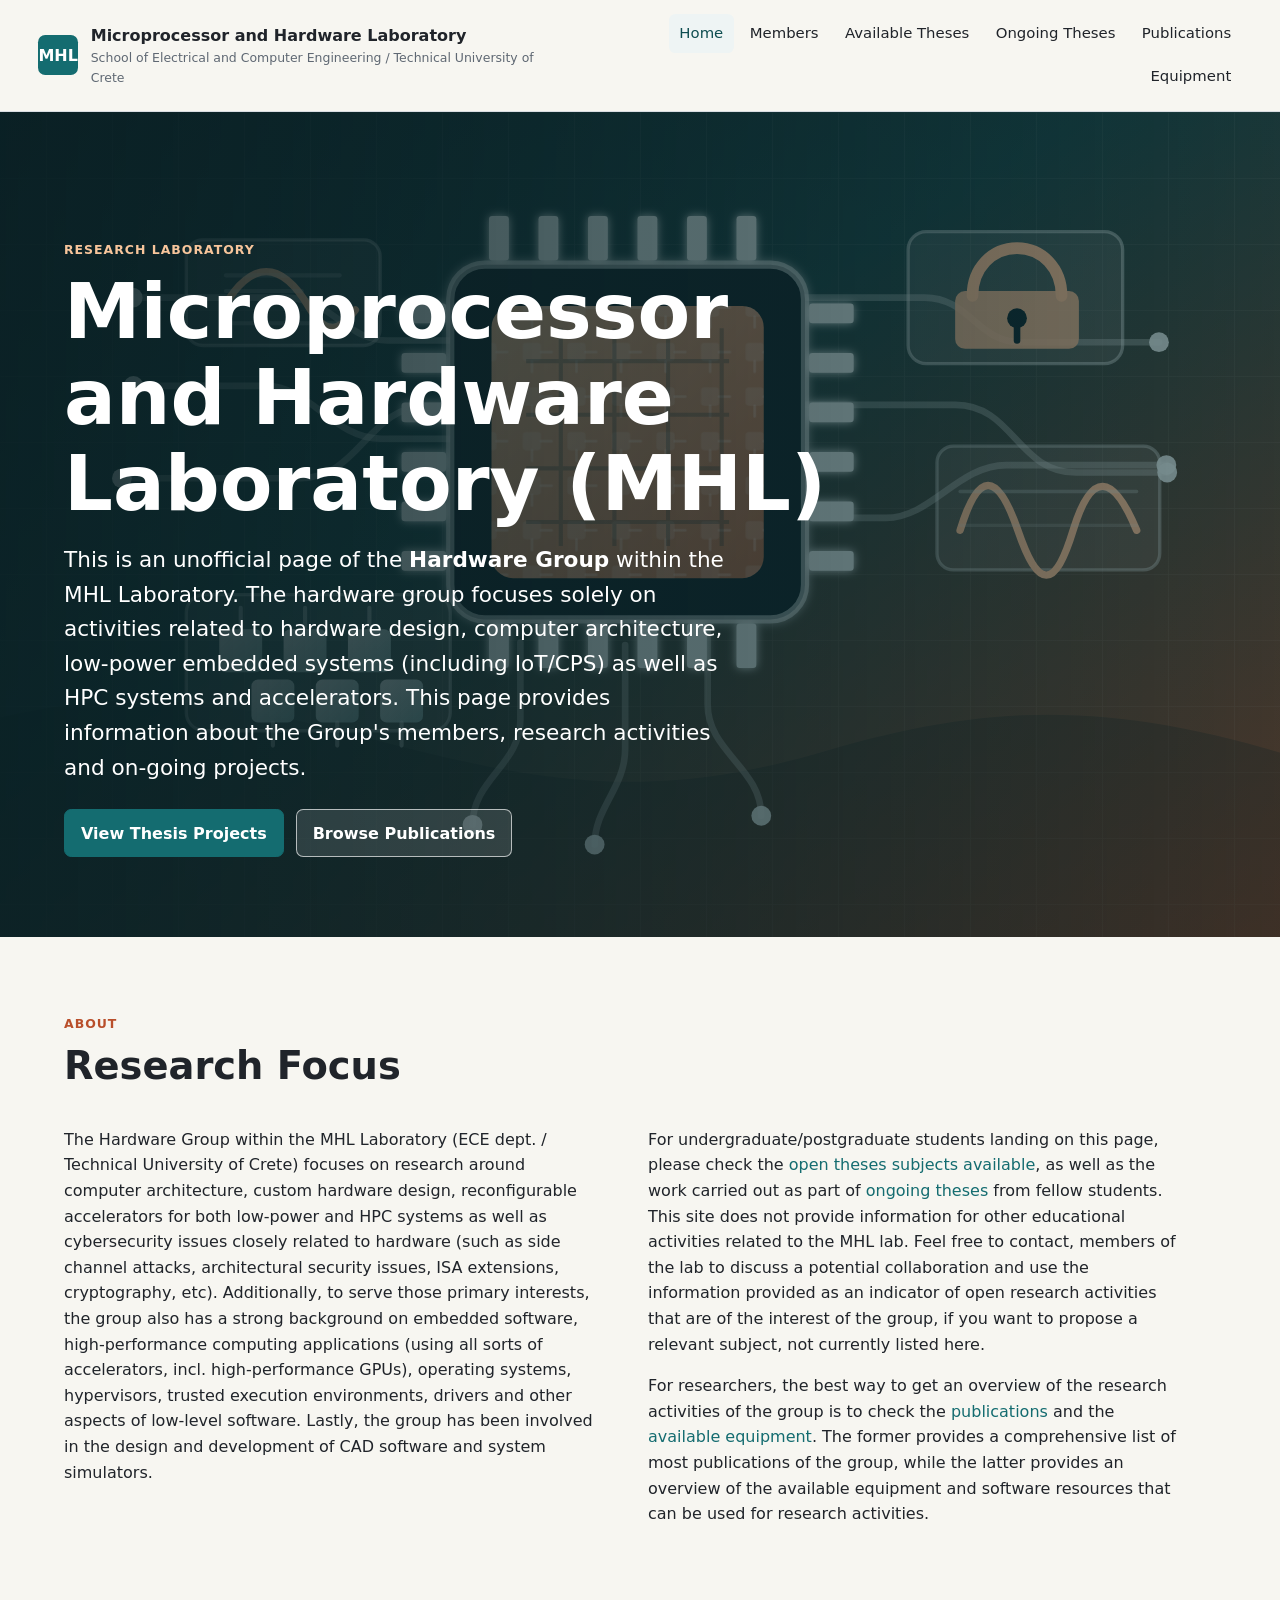
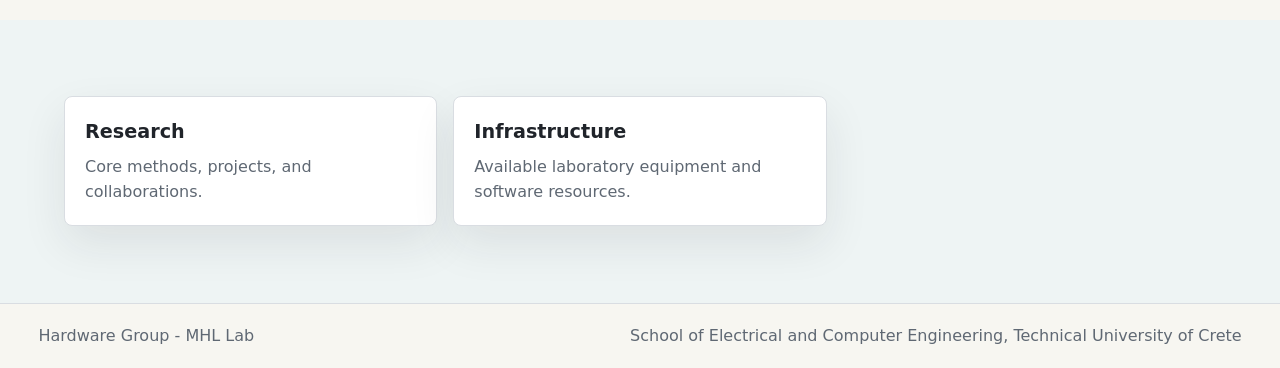
<file: index.html>
<!doctype html>
<html lang="en">
  <head>
    <meta charset="utf-8">
    <meta name="viewport" content="width=device-width, initial-scale=1">
    <title>Lab Website</title>
    <link rel="stylesheet" href="assets/styles.css">
    <script src="assets/site.js" defer></script>
  </head>
  <body>
    <header class="site-header">
      <a class="brand" href="index.html" aria-label="Lab home">
        <span class="brand-mark">MHL</span>
        <span>
          <strong>Microprocessor and Hardware Laboratory</strong>
          <small>School of Electrical and Computer Engineering / Technical University of Crete</small>
        </span>
      </a>
      <button class="nav-toggle" type="button" aria-label="Toggle navigation" aria-expanded="false">Menu</button>
      <nav class="site-nav" aria-label="Primary navigation">
        <a href="index.html">Home</a>
        <a href="members.html">Members</a>
        <a href="available-theses.html">Available Theses</a>
        <a href="ongoing-theses.html">Ongoing Theses</a>
        <a href="publications.html">Publications</a>
        <a href="equipment.html">Equipment</a>
      </nav>
    </header>

    <main>
      <section class="hero">
        <div class="hero-content">
          <p class="eyebrow">Research Laboratory</p>
          <h1>Microprocessor and Hardware Laboratory (MHL)</h1>
          <p class="lead">This is an unofficial page of the <b>Hardware Group</b> within the MHL Laboratory. The hardware group focuses solely on activities related to hardware design, computer architecture, low-power embedded systems (including IoT/CPS) as well as HPC systems and accelerators. This page provides information about the Group's members, research activities and on-going projects. </p>
          <div class="hero-actions">
            <a class="button" href="available-theses.html">View Thesis Projects</a>
            <a class="button secondary" href="publications.html">Browse Publications</a>
          </div>
        </div>
      </section>

      <section class="section">
        <div class="section-heading">
          <p class="eyebrow">About</p>
          <h2>Research Focus</h2>
        </div>
        <div class="two-column">
          <div>
          <p>The Hardware Group within the MHL Laboratory (ECE dept. / Technical University of Crete) focuses on research around computer architecture, custom hardware design, reconfigurable accelerators for both low-power and HPC systems as well as cybersecurity issues closely related to hardware (such as side channel attacks, architectural security issues, ISA extensions, cryptography, etc). Additionally, to serve those primary interests, the group also has a strong background on embedded software, high-performance computing applications (using all sorts of accelerators, incl. high-performance GPUs), operating systems, hypervisors, trusted execution environments, drivers and other aspects of low-level software. Lastly, the group has been involved in the design and development of CAD software and system simulators.</p>
          </div>
          <div>
          <p>For undergraduate/postgraduate students landing on this page, please check the <a href="available-theses.html">open theses subjects available</a>, as well as the work carried out as part of <a href="ongoing-theses.html">ongoing theses</a> from fellow students. This site does not provide information for other educational activities related to the MHL lab. Feel free to contact, members of the lab to discuss a potential collaboration and use the information provided as an indicator of open research activities that are of the interest of the group, if you want to propose a relevant subject, not currently listed here. </p>
          <p>For researchers, the best way to get an overview of the research activities of the group is to check the <a href="publications.html">publications</a> and the <a href="equipment.html">available equipment</a>. The former provides a comprehensive list of most publications of the group, while the latter provides an overview of the available equipment and software resources that can be used for research activities. </p>
          </div>  
        </div>
      </section>

      <section class="section muted">
        <div class="stat-grid">
          <article>
            <strong>Research</strong>
            <span>Core methods, projects, and collaborations.</span>
          </article>
          <!-- <article>
            <strong>Teaching</strong>
            <span>Diploma thesis projects and student supervision.</span>
          </article> -->
          <article>
            <strong>Infrastructure</strong>
            <span>Available laboratory equipment and software resources.</span>
          </article>
        </div>
      </section>
    </main>

    <footer class="site-footer">
      <span>Hardware Group - MHL Lab</span>
      <span>School of Electrical and Computer Engineering, Technical University of Crete</span>
    </footer>
  </body>
</html>
</file>
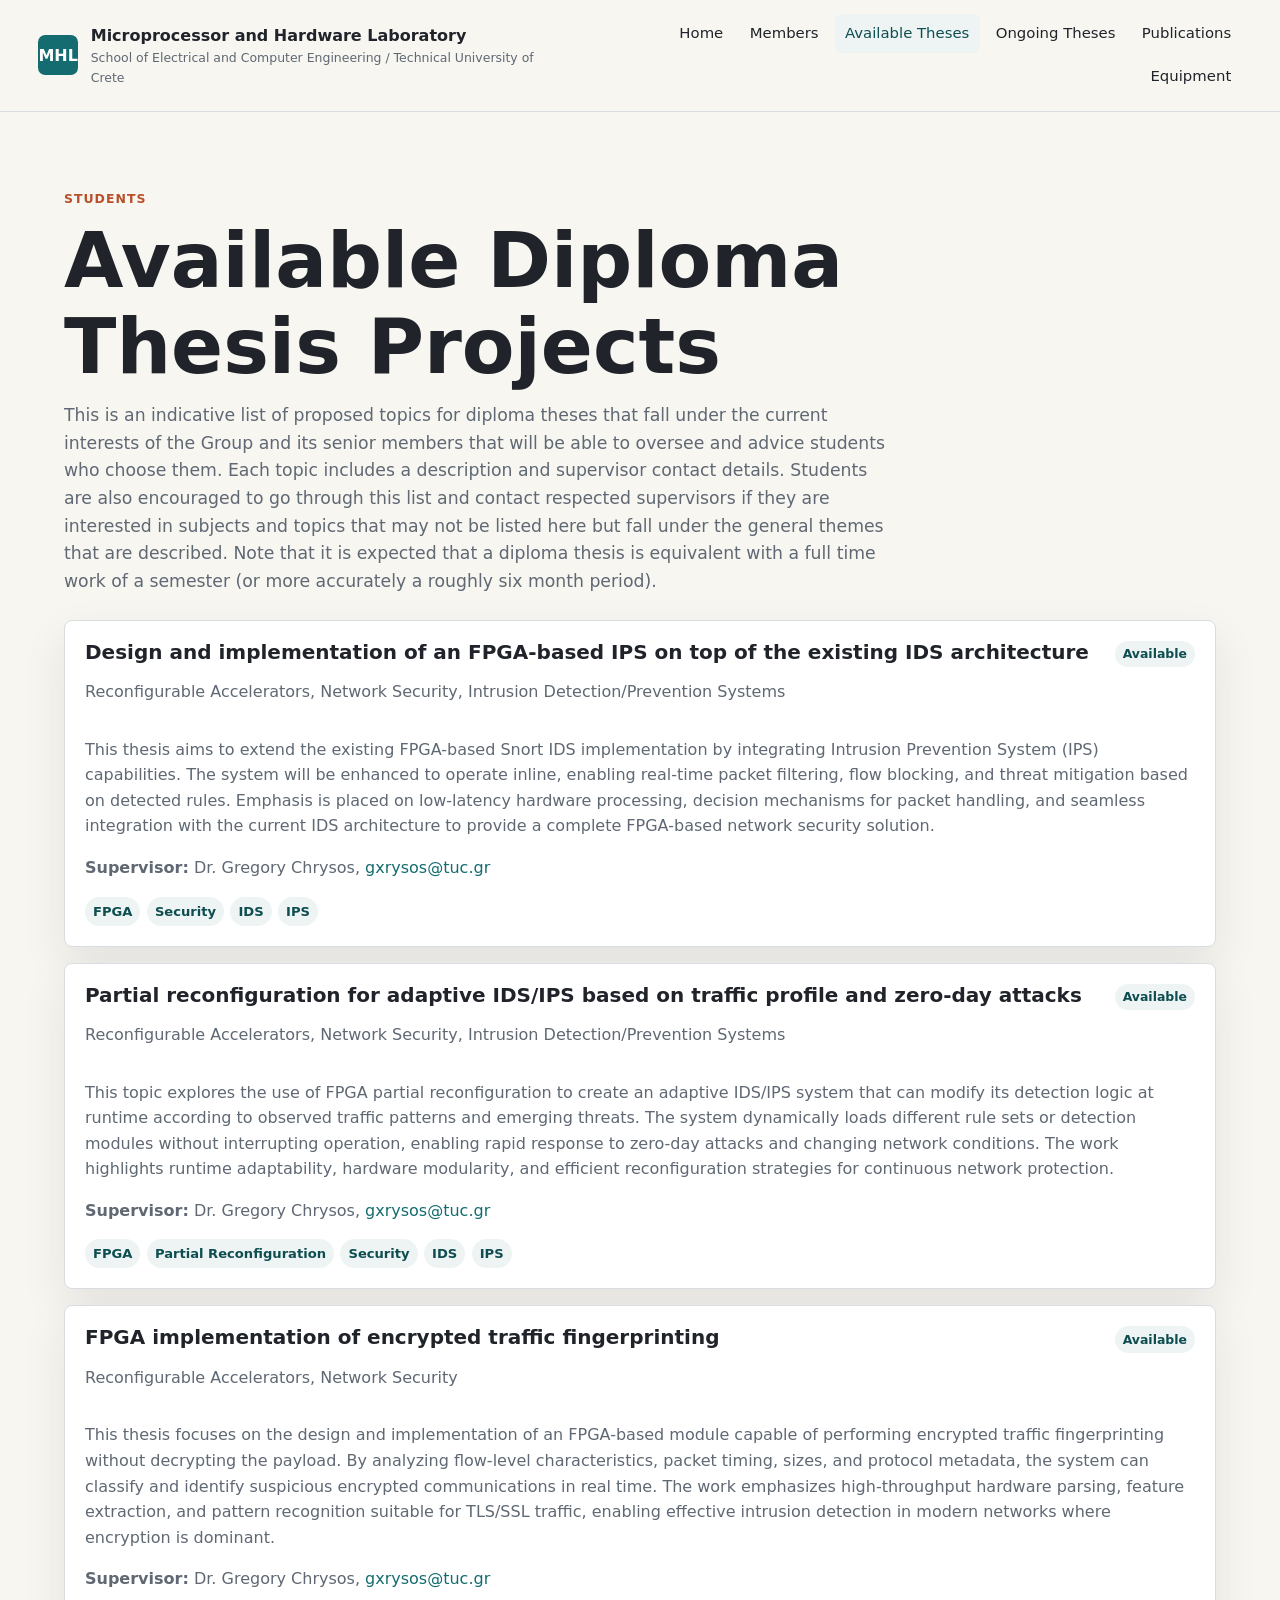
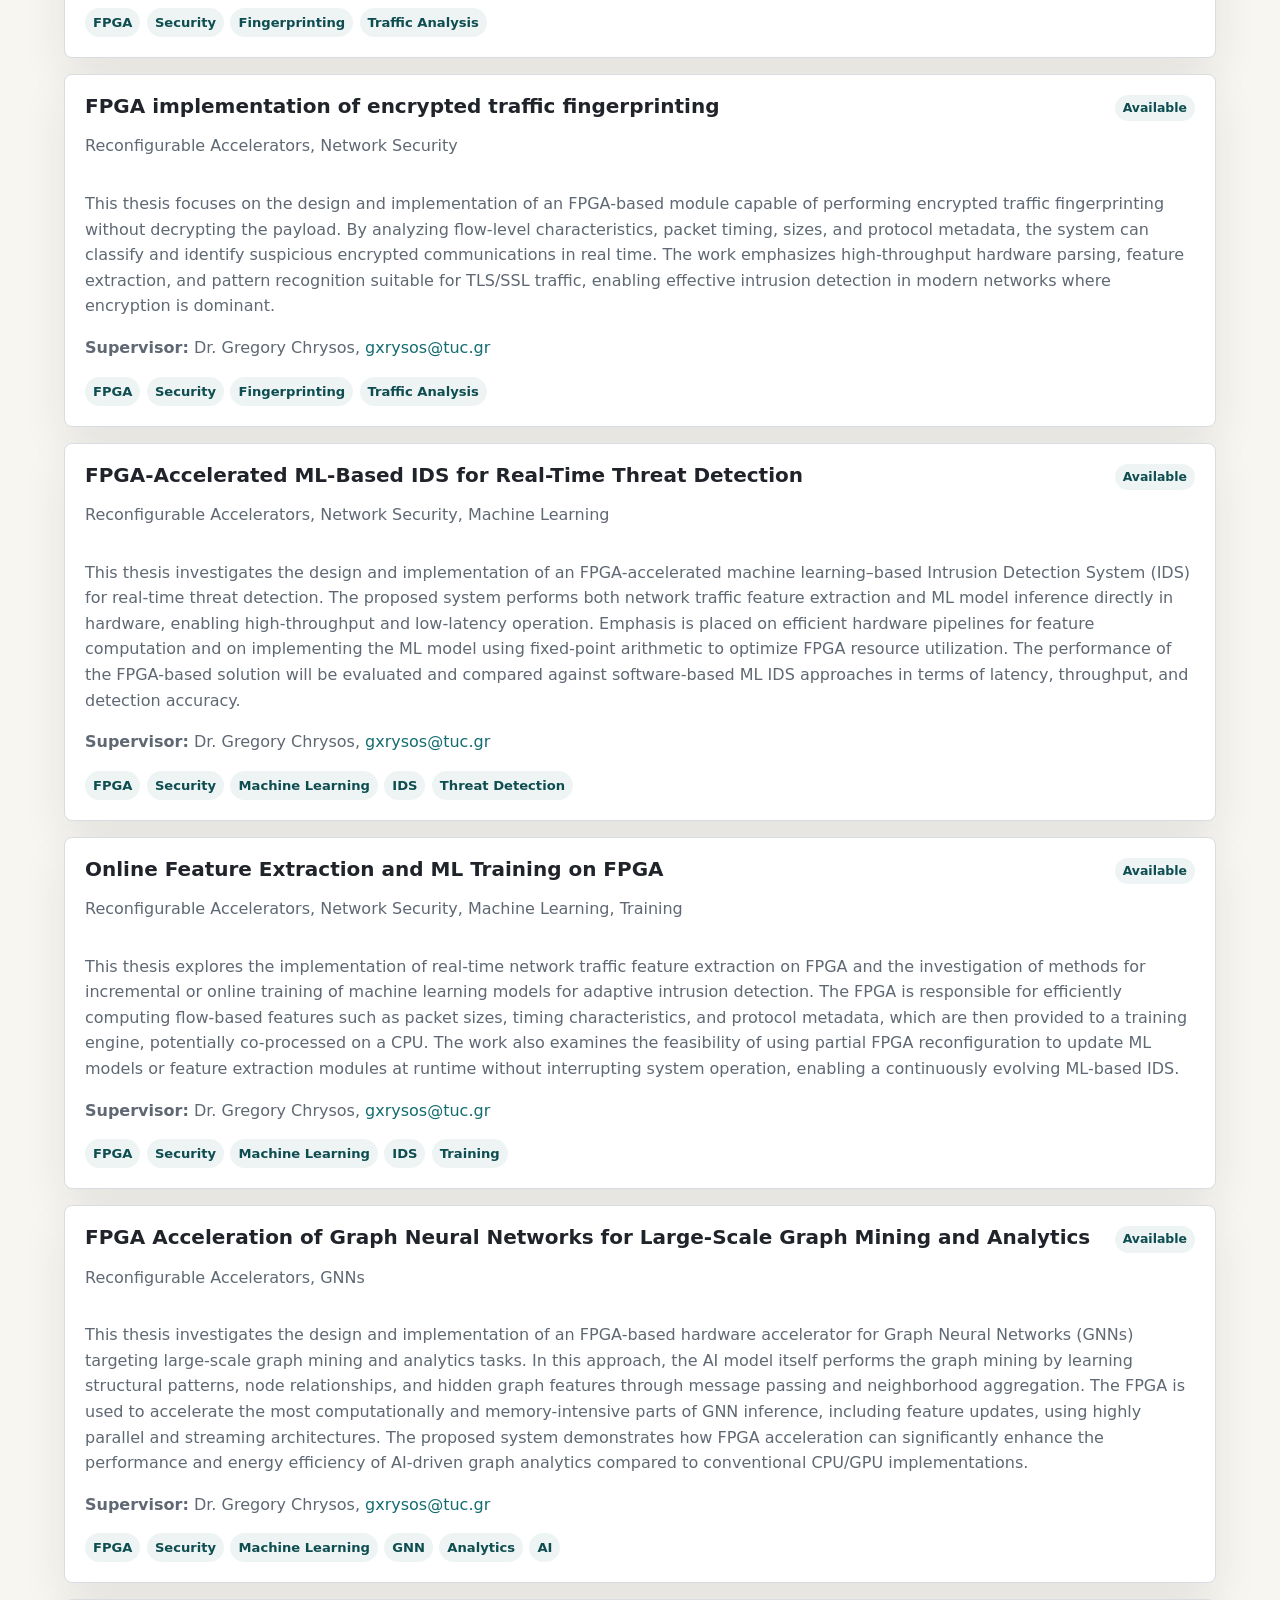
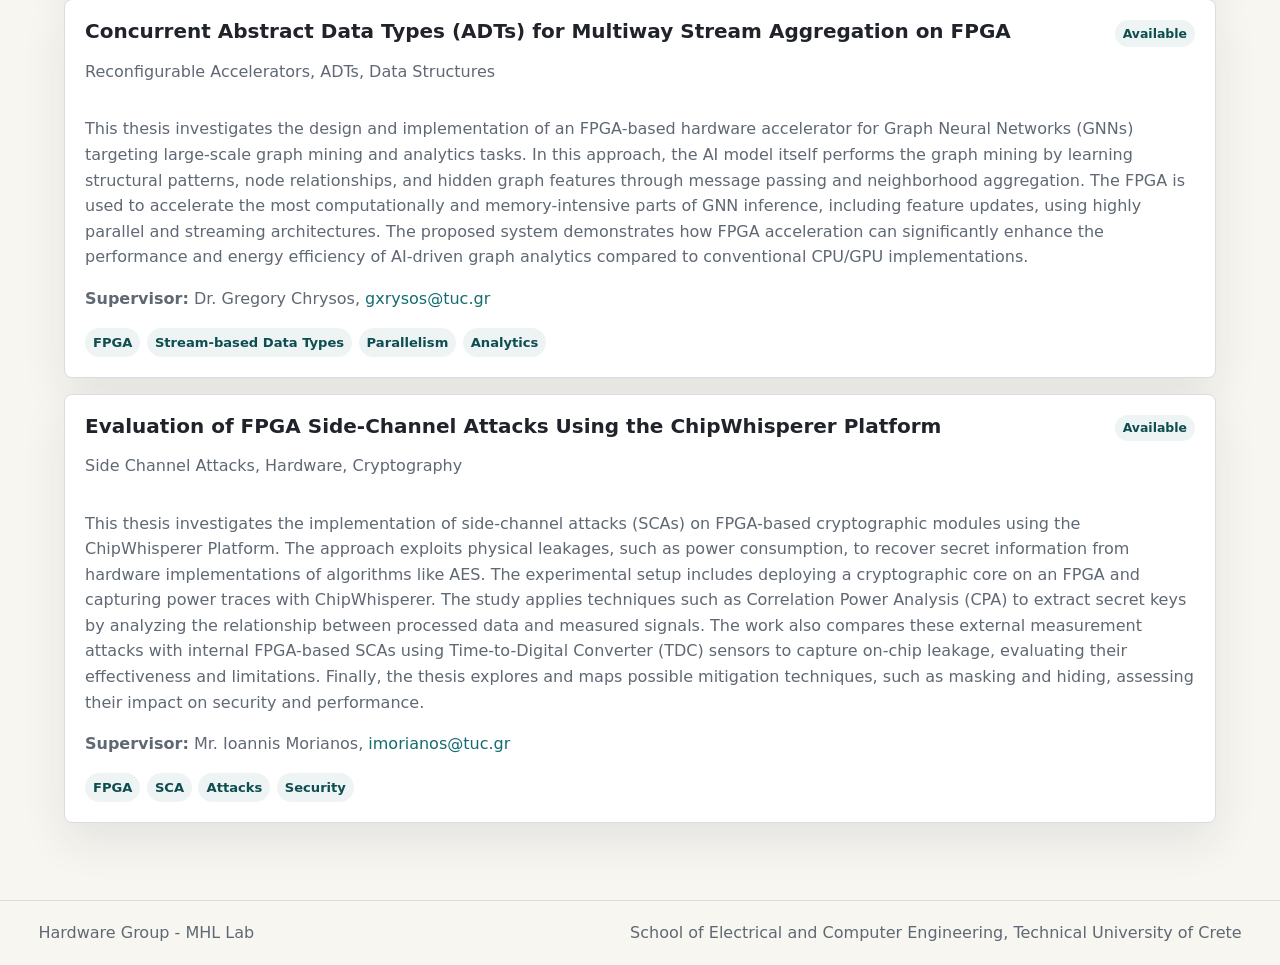
<file: available-theses.html>
<!doctype html>
<html lang="en">
  <head>
    <meta charset="utf-8">
    <meta name="viewport" content="width=device-width, initial-scale=1">
    <title>Available Diploma Theses | Lab Website</title>
    <link rel="stylesheet" href="assets/styles.css">
    <script src="assets/site.js" defer></script>
  </head>
  <body data-page="available-theses">
    <header class="site-header">
      <a class="brand" href="index.html"><span class="brand-mark">MHL</span><span><strong>Microprocessor and Hardware Laboratory</strong><small>School of Electrical and Computer Engineering / Technical University of Crete</small></span></a>
      <button class="nav-toggle" type="button" aria-label="Toggle navigation" aria-expanded="false">Menu</button>
      <nav class="site-nav" aria-label="Primary navigation">
        <a href="index.html">Home</a><a href="members.html">Members</a><a href="available-theses.html">Available Theses</a><a href="ongoing-theses.html">Ongoing Theses</a><a href="publications.html">Publications</a><a href="equipment.html">Equipment</a>
      </nav>
    </header>
    <main class="page">
      <section class="page-heading">
        <p class="eyebrow">Students</p>
        <h1>Available Diploma Thesis Projects</h1>
        <p>This is an indicative list of proposed topics for diploma theses that fall under the current interests of the Group and its senior members that will be able to oversee and advice students who choose them. Each topic includes a description and supervisor contact details. Students are also encouraged to go through this list and contact respected supervisors if they are interested in subjects and topics that may not be listed here but fall under the general themes that are described. Note that it is expected that a diploma thesis is equivalent with a full time work of a semester (or more accurately a roughly six month period). </p>
      </section>
      <section id="available-theses-list" class="stack" aria-live="polite"></section>
    </main>
    <footer class="site-footer"><span>Hardware Group - MHL Lab</span><span>School of Electrical and Computer Engineering, Technical University of Crete</span></footer>
  </body>
</html>
</file>
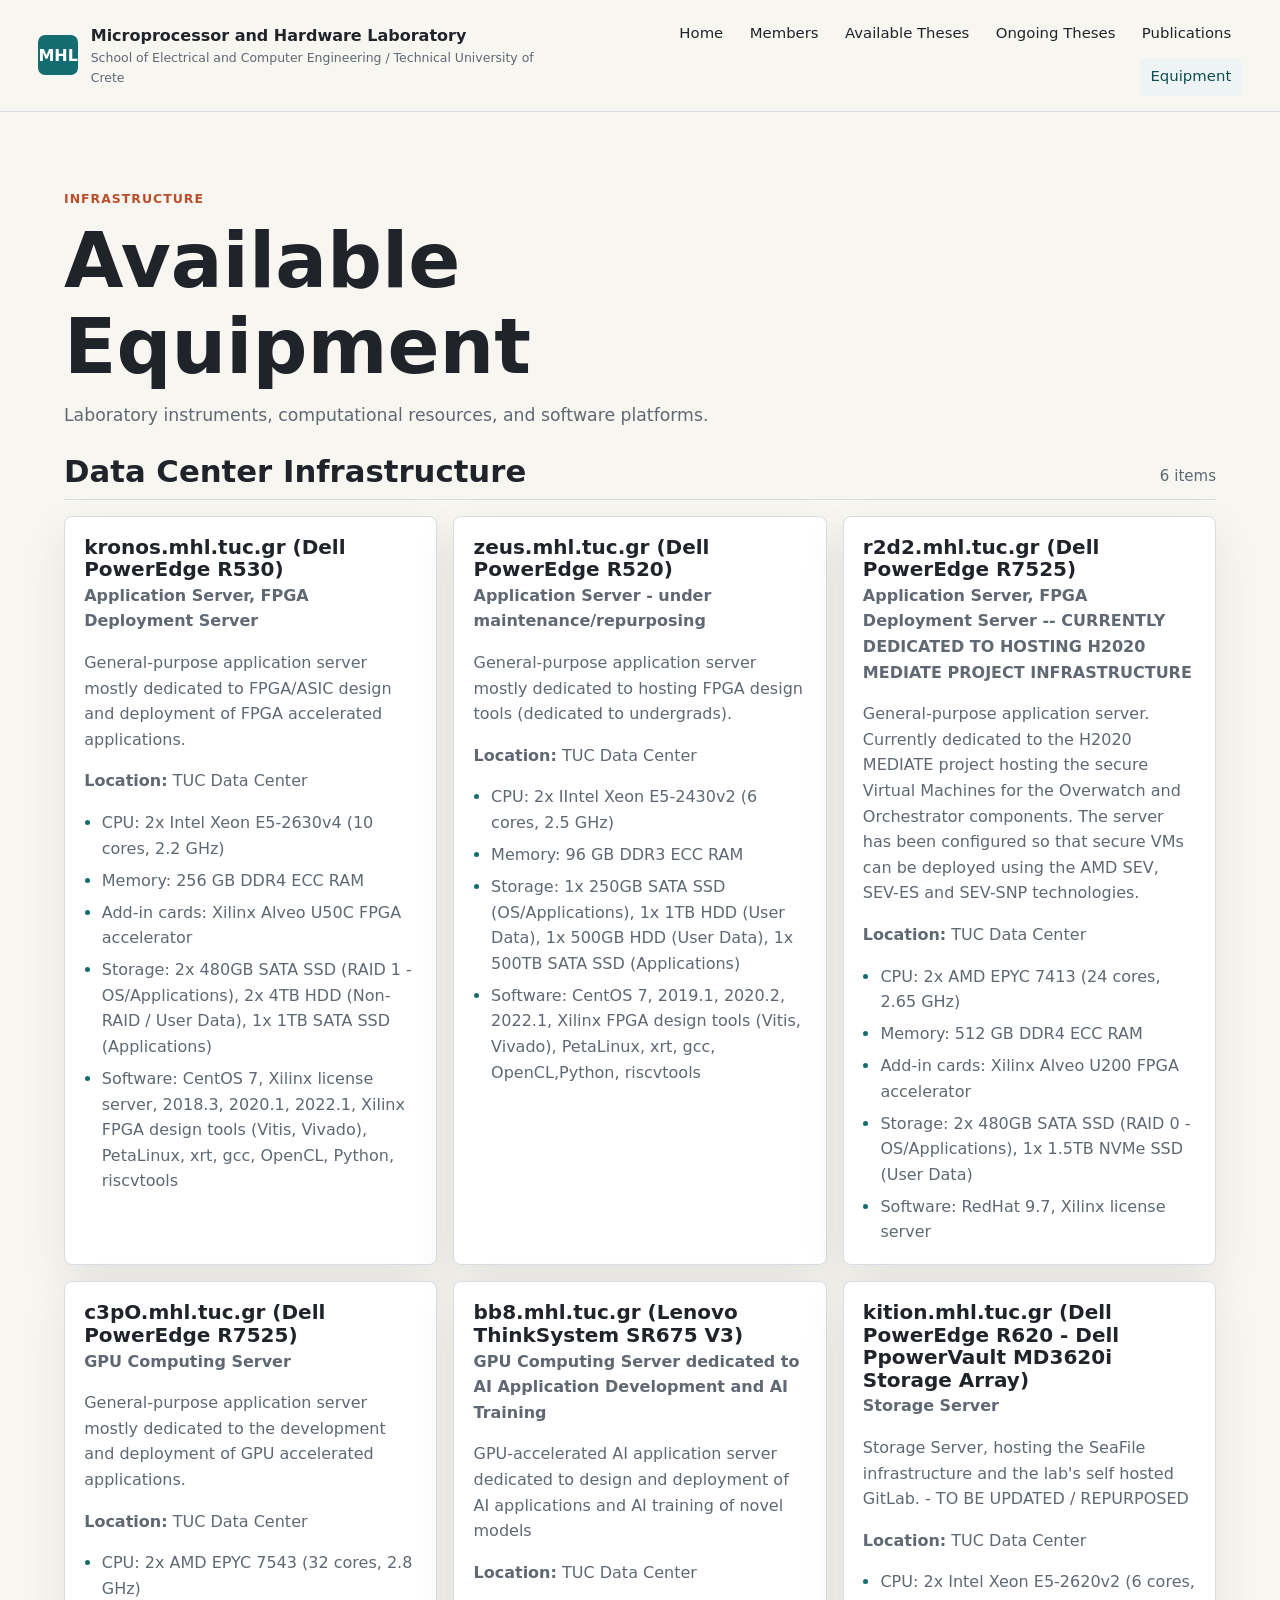
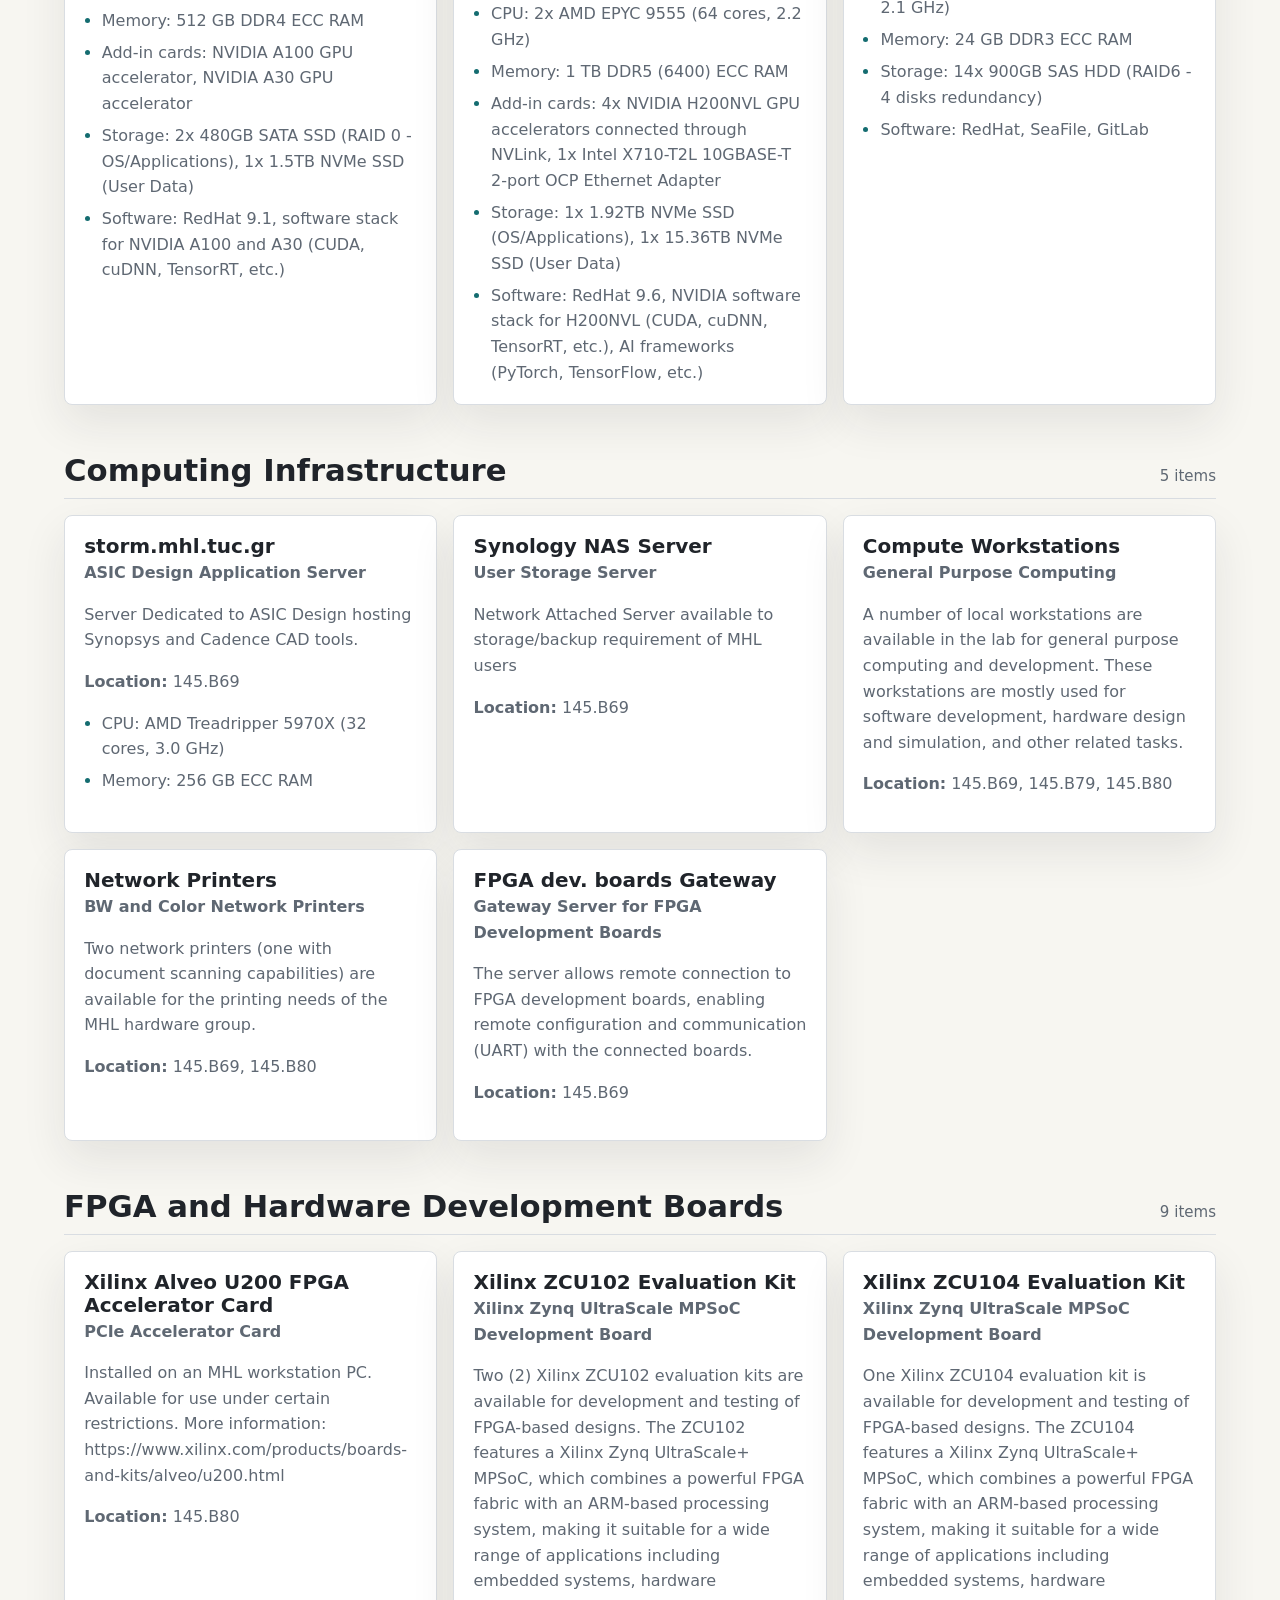
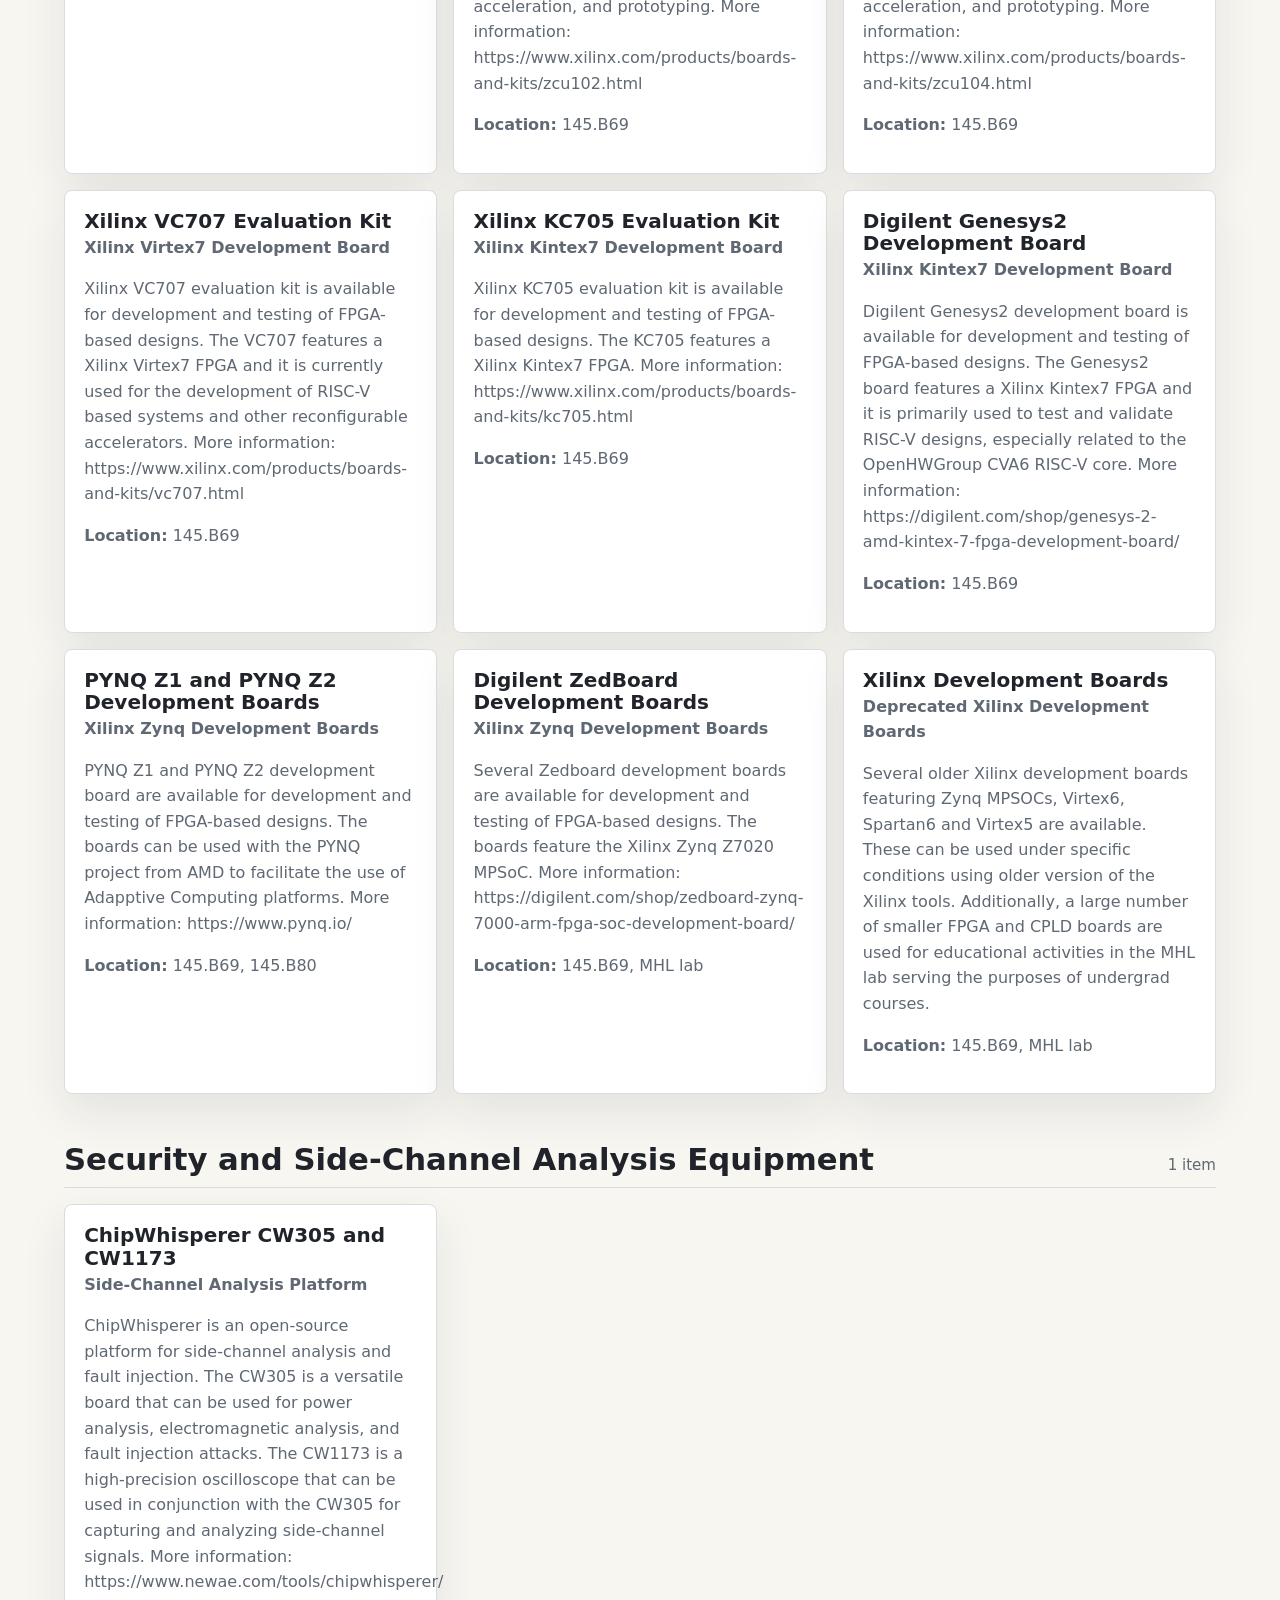
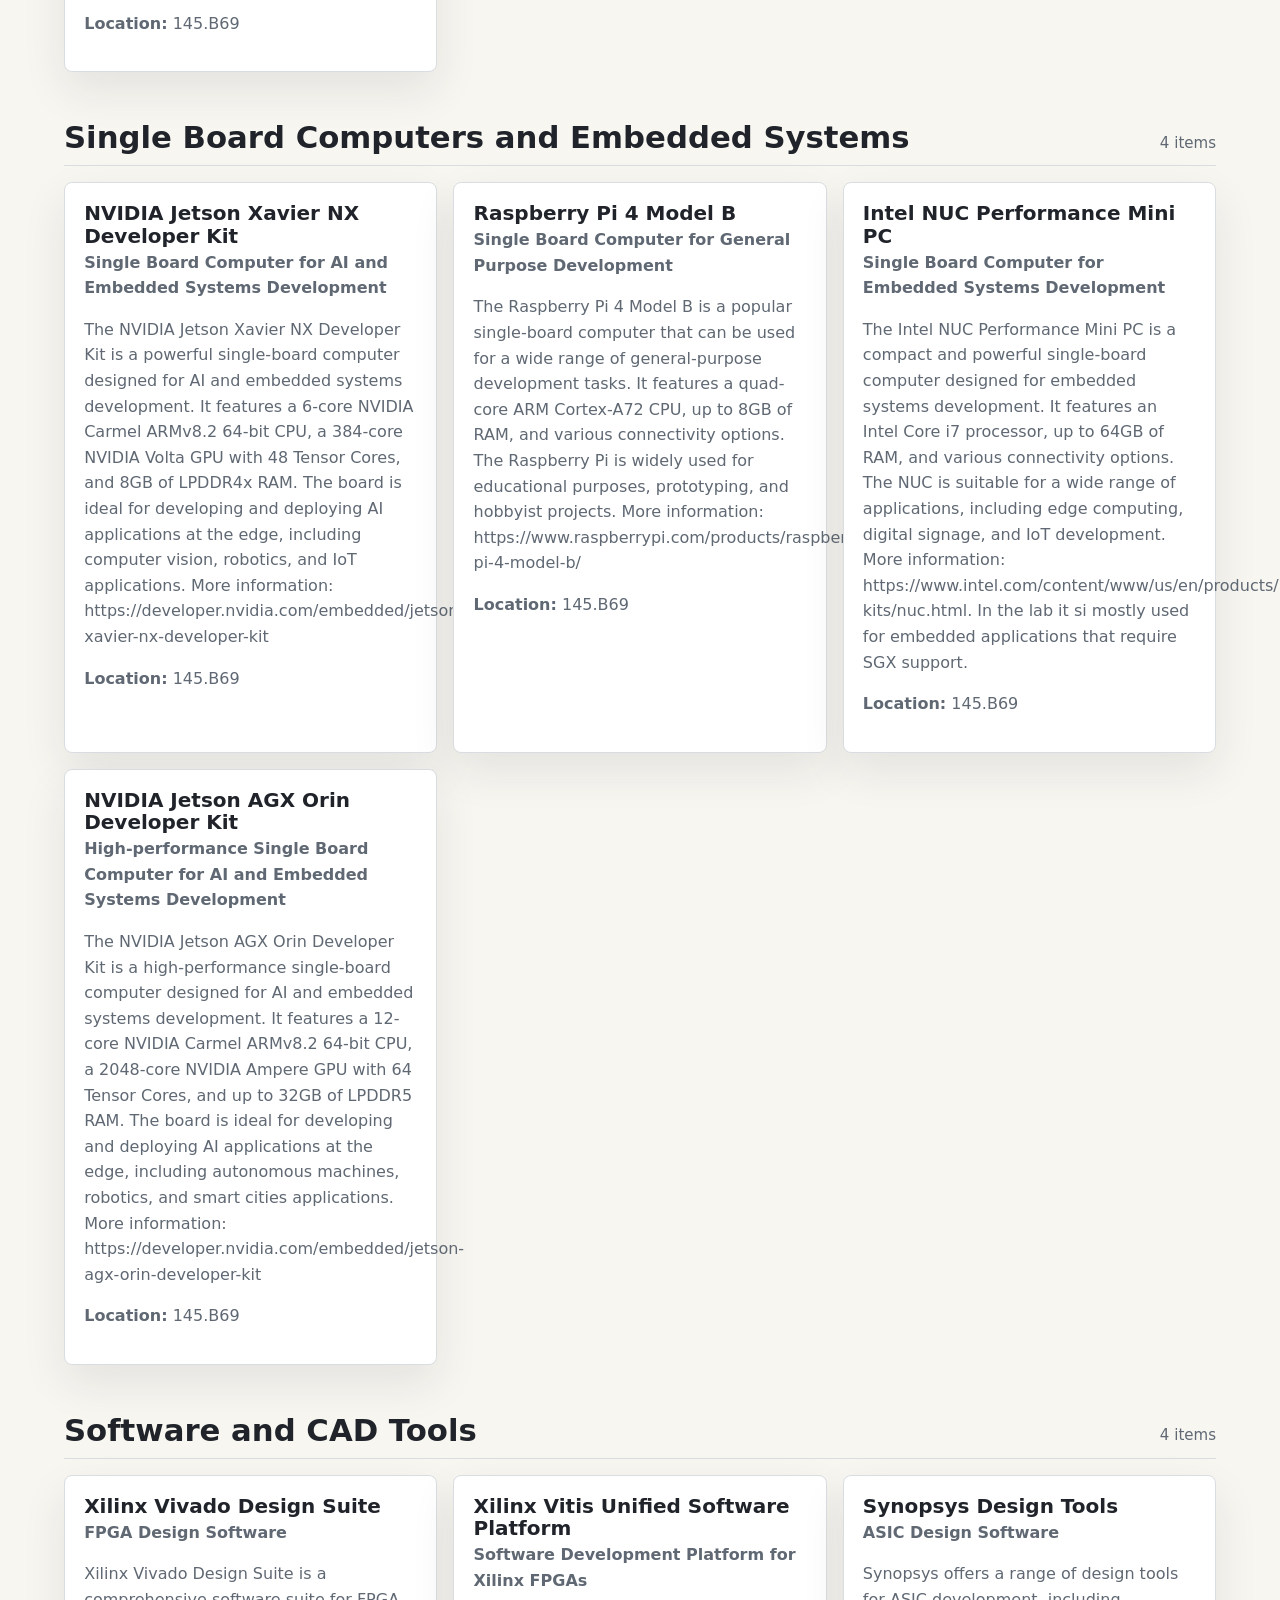
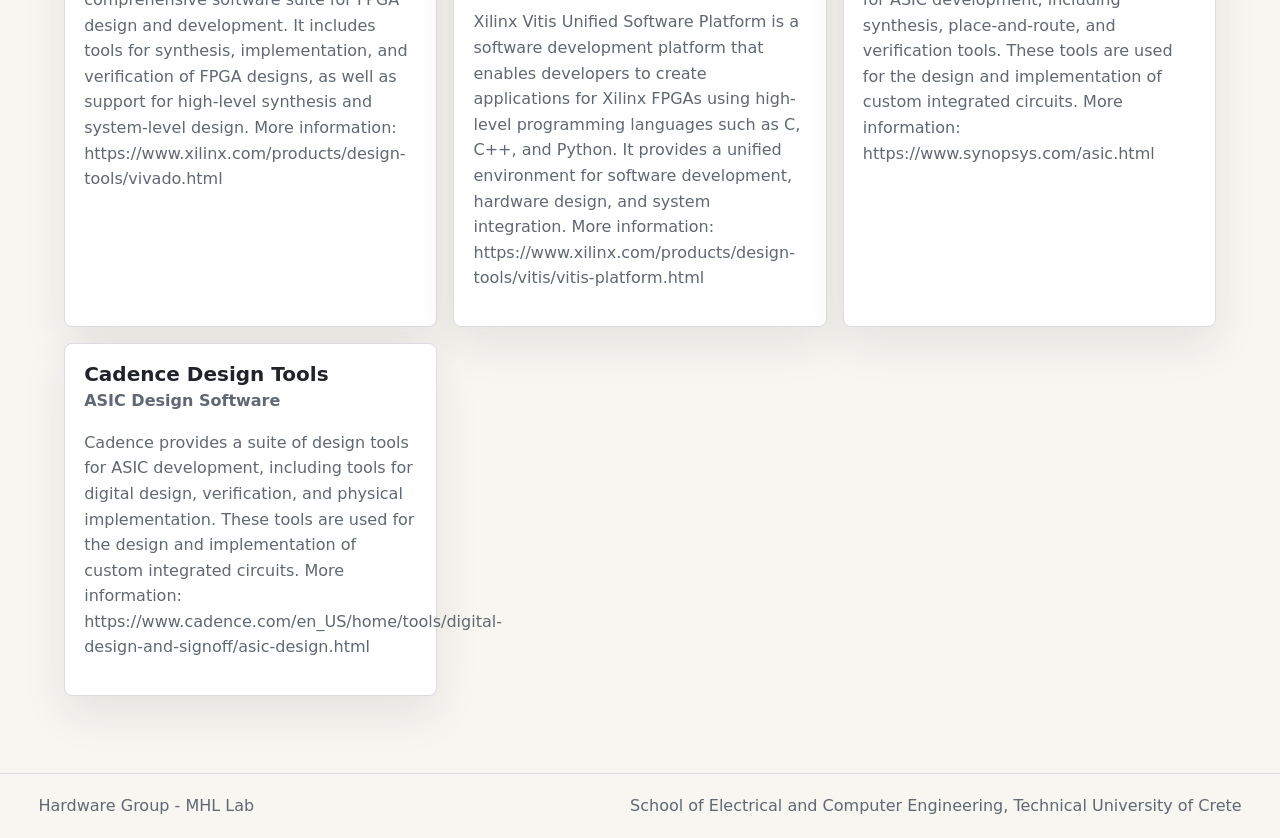
<file: equipment.html>
<!doctype html>
<html lang="en">
  <head>
    <meta charset="utf-8">
    <meta name="viewport" content="width=device-width, initial-scale=1">
    <title>Equipment | Lab Website</title>
    <link rel="stylesheet" href="assets/styles.css">
    <script src="assets/site.js" defer></script>
  </head>
  <body data-page="equipment">
    <header class="site-header">
      <a class="brand" href="index.html"><span class="brand-mark">MHL</span><span><strong>Microprocessor and Hardware Laboratory</strong><small>School of Electrical and Computer Engineering / Technical University of Crete</small></span></a>
      <button class="nav-toggle" type="button" aria-label="Toggle navigation" aria-expanded="false">Menu</button>
      <nav class="site-nav" aria-label="Primary navigation">
        <a href="index.html">Home</a><a href="members.html">Members</a><a href="available-theses.html">Available Theses</a><a href="ongoing-theses.html">Ongoing Theses</a><a href="publications.html">Publications</a><a href="equipment.html">Equipment</a>
      </nav>
    </header>
    <main class="page">
      <section class="page-heading">
        <p class="eyebrow">Infrastructure</p>
        <h1>Available Equipment</h1>
        <p>Laboratory instruments, computational resources, and software platforms.</p>
      </section>
      <section id="equipment-list" class="equipment-sections" aria-live="polite"></section>
    </main>
    <footer class="site-footer"><span>Hardware Group - MHL Lab</span><span>School of Electrical and Computer Engineering, Technical University of Crete</span></footer>
  </body>
</html>
</file>
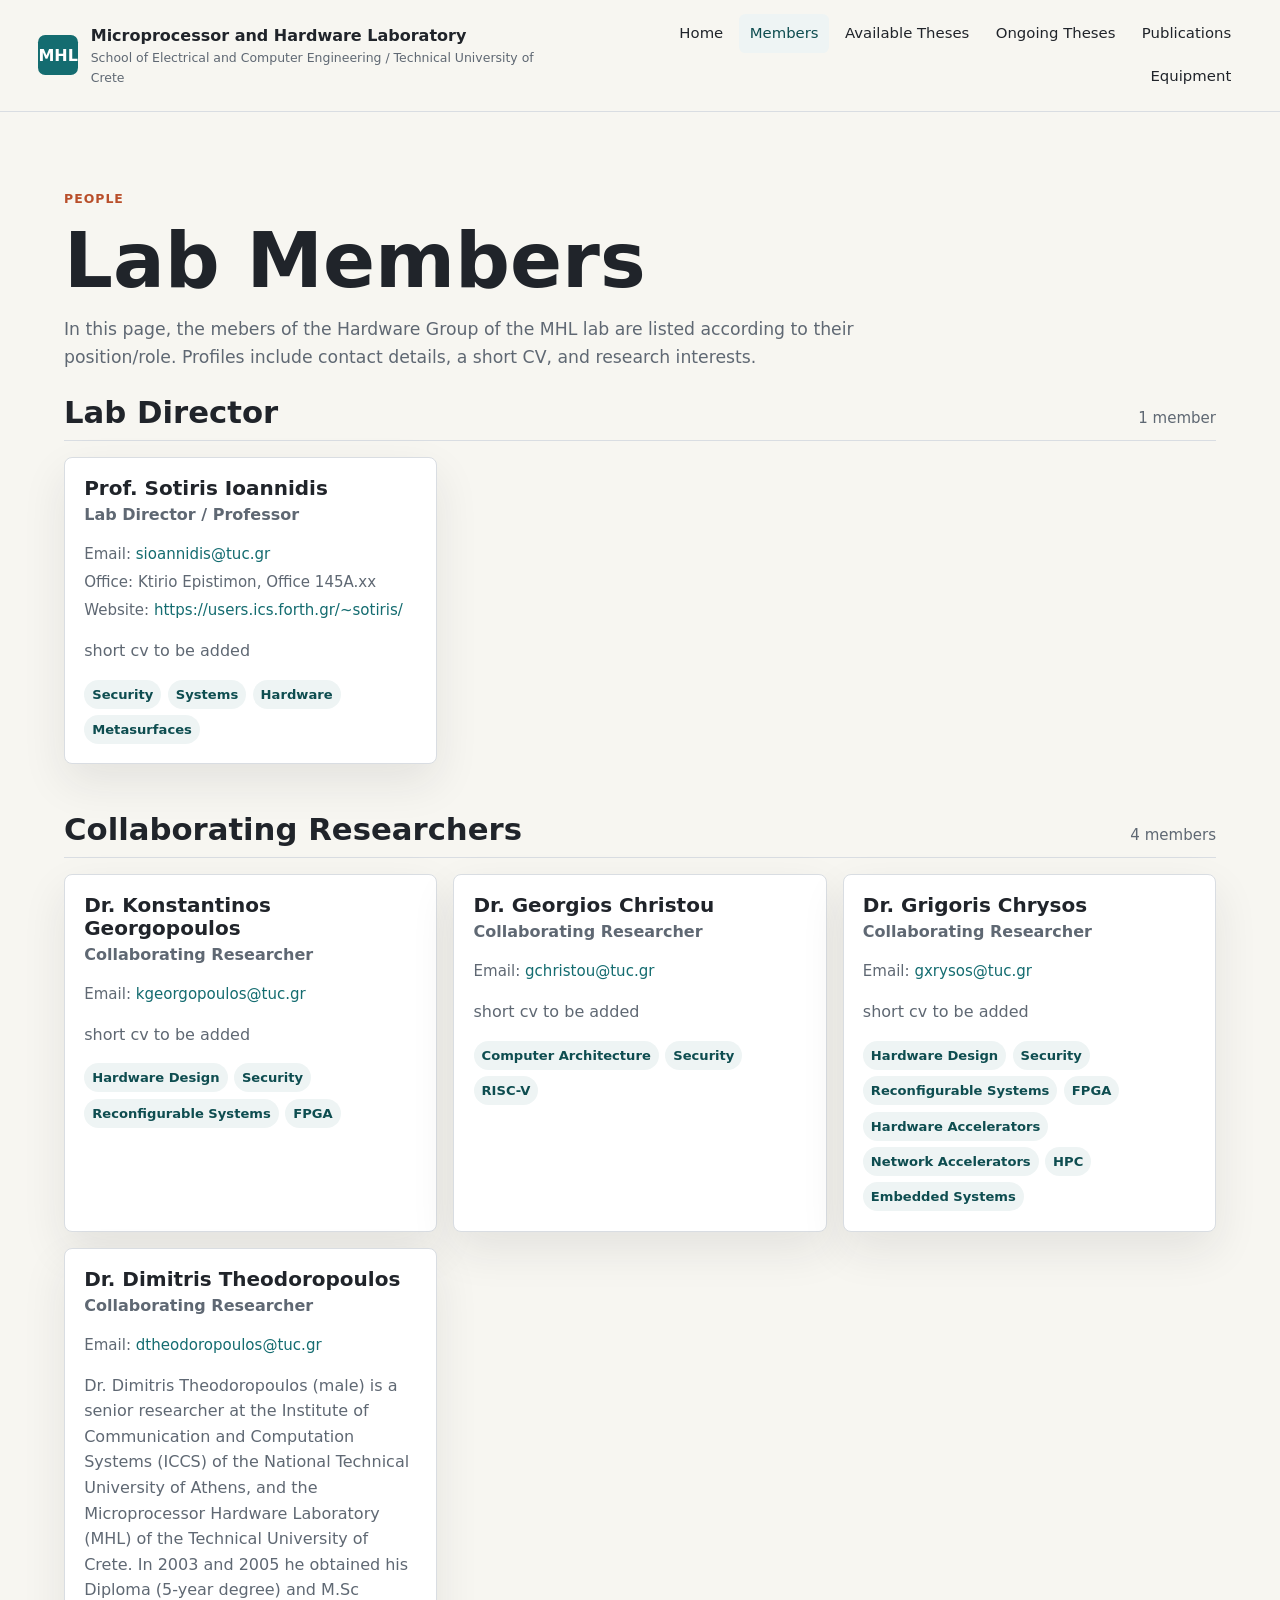
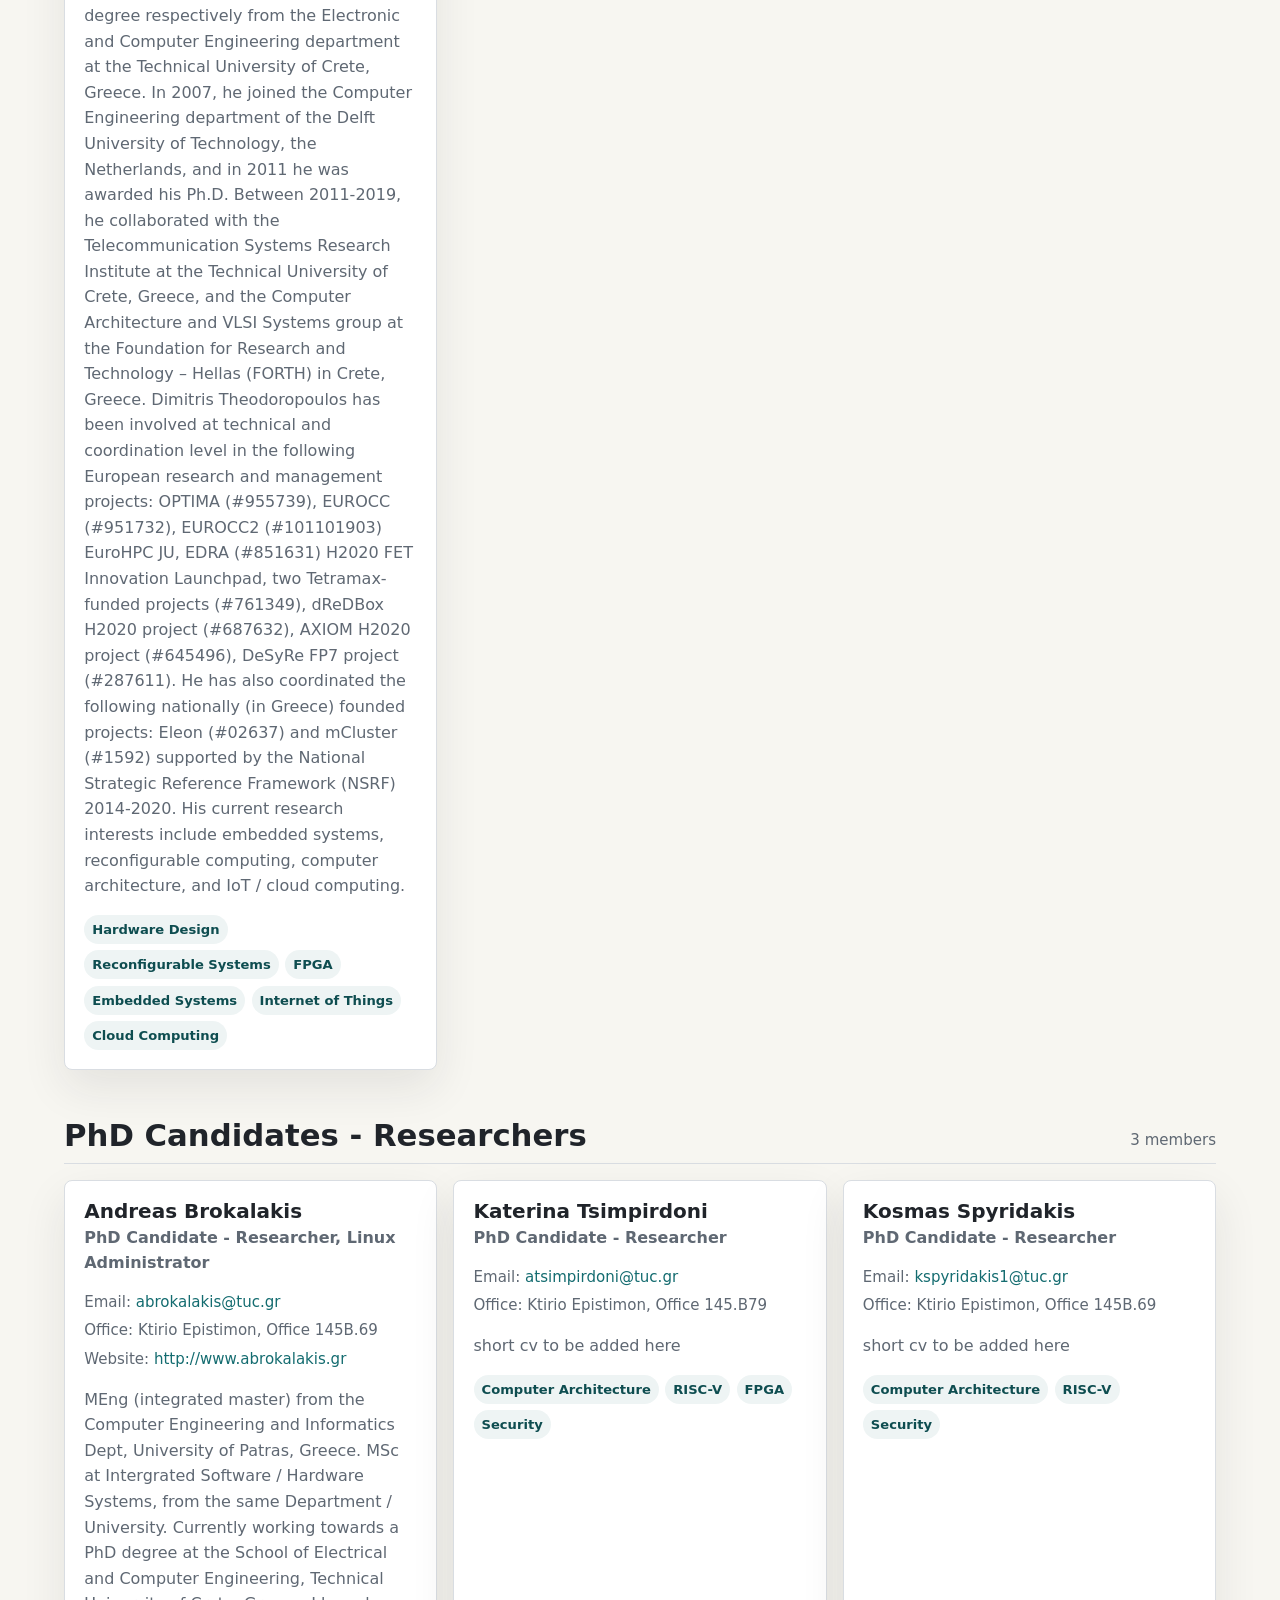
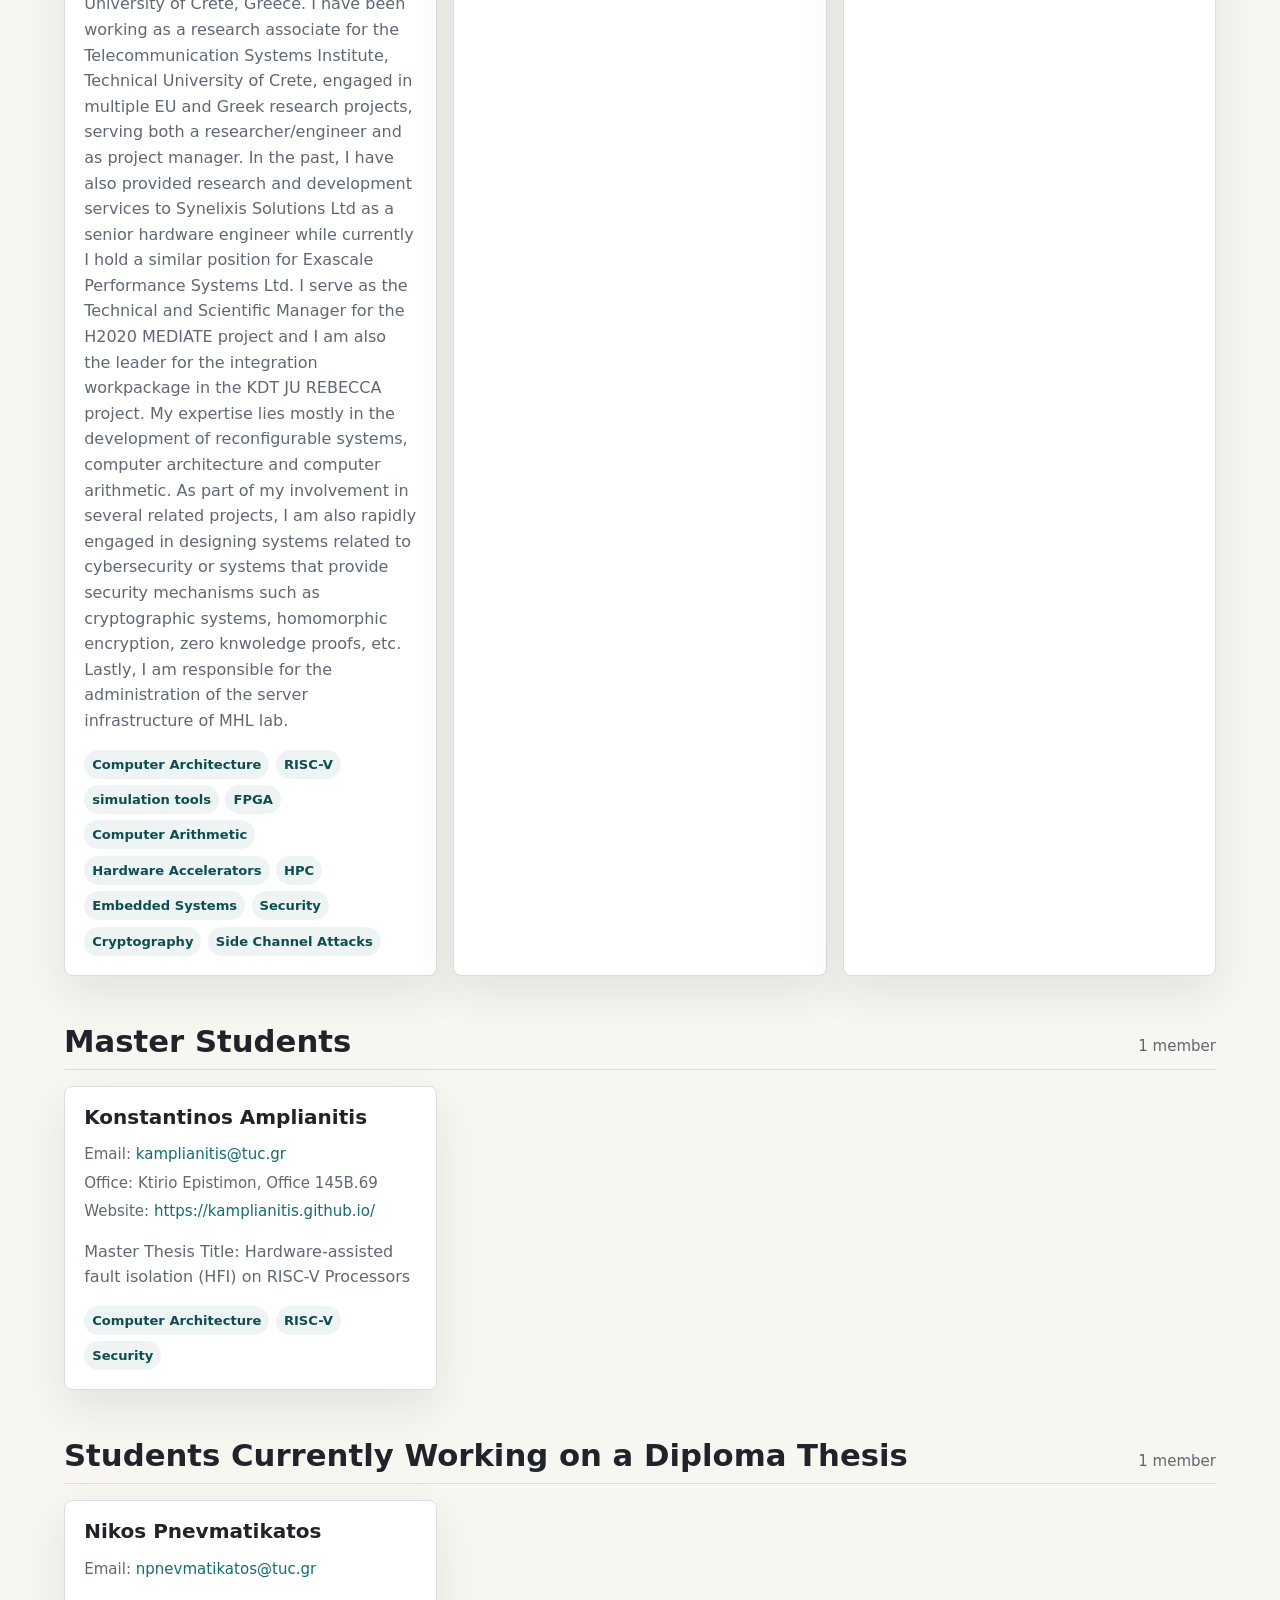
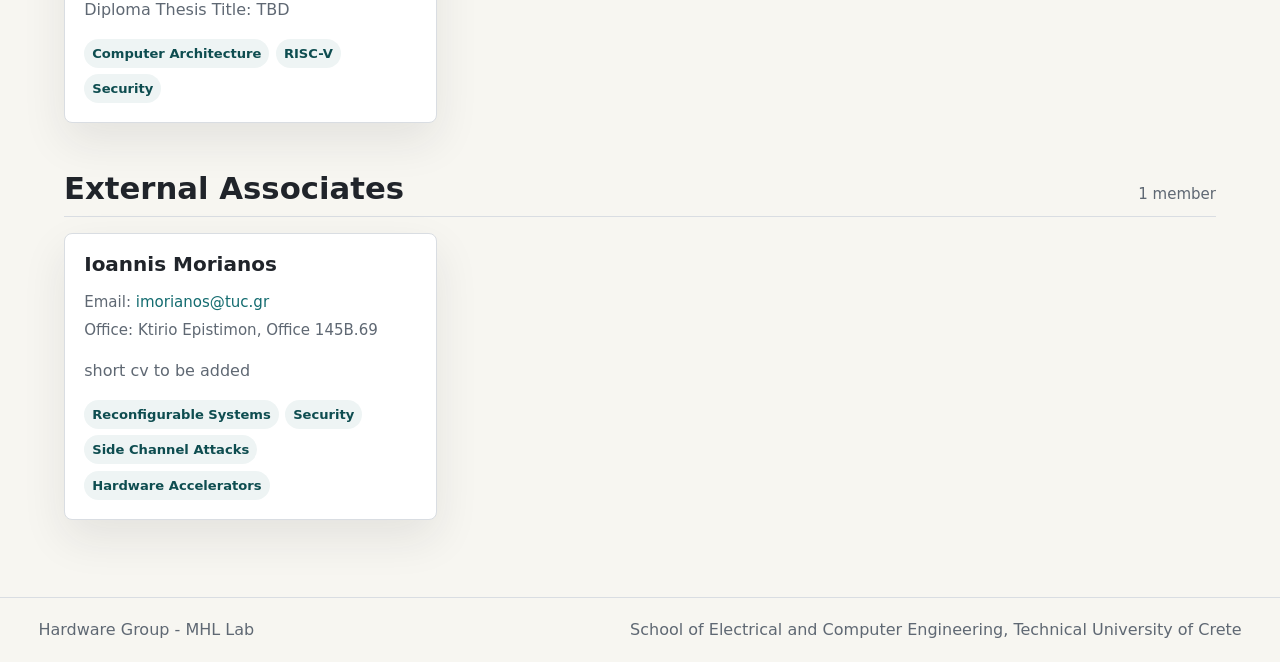
<file: members.html>
<!doctype html>
<html lang="en">
  <head>
    <meta charset="utf-8">
    <meta name="viewport" content="width=device-width, initial-scale=1">
    <title>Lab Members | Lab Website</title>
    <link rel="stylesheet" href="assets/styles.css">
    <script src="assets/site.js" defer></script>
  </head>
  <body data-page="members">
    <header class="site-header">
      <a class="brand" href="index.html"><span class="brand-mark">MHL</span><span><strong>Microprocessor and Hardware Laboratory</strong><small>School of Electrical and Computer Engineering / Technical University of Crete</small></span></a>
      <button class="nav-toggle" type="button" aria-label="Toggle navigation" aria-expanded="false">Menu</button>
      <nav class="site-nav" aria-label="Primary navigation">
        <a href="index.html">Home</a><a href="members.html">Members</a><a href="available-theses.html">Available Theses</a><a href="ongoing-theses.html">Ongoing Theses</a><a href="publications.html">Publications</a><a href="equipment.html">Equipment</a>
      </nav>
    </header>
    <main class="page">
      <section class="page-heading">
        <p class="eyebrow">People</p>
        <h1>Lab Members</h1>
        <p>In this page, the mebers of the Hardware Group of the MHL lab are listed according to their position/role. Profiles include contact details, a short CV, and research interests.</p>
      </section>
      <section id="members-list" class="member-sections" aria-live="polite"></section>
    </main>
    <footer class="site-footer"><span>Hardware Group - MHL Lab</span><span>School of Electrical and Computer Engineering, Technical University of Crete</span></footer>
  </body>
</html>
</file>
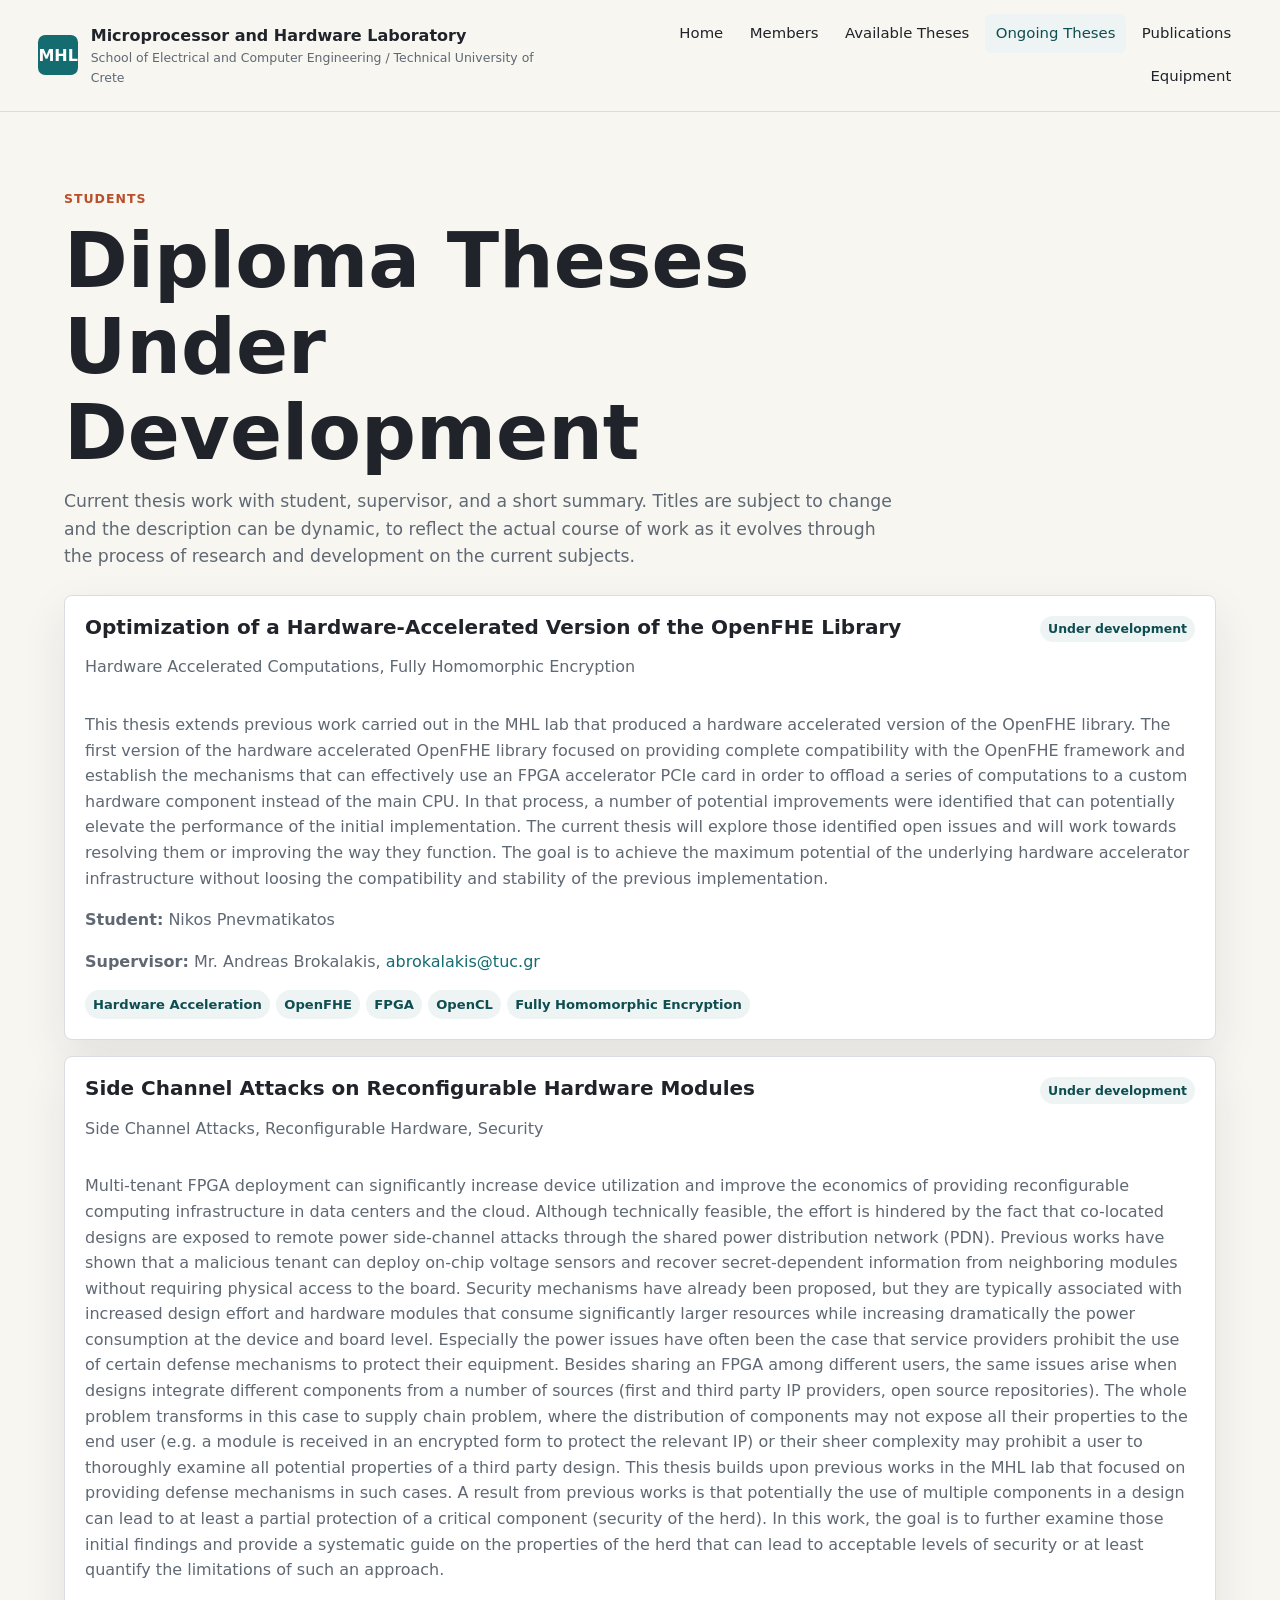
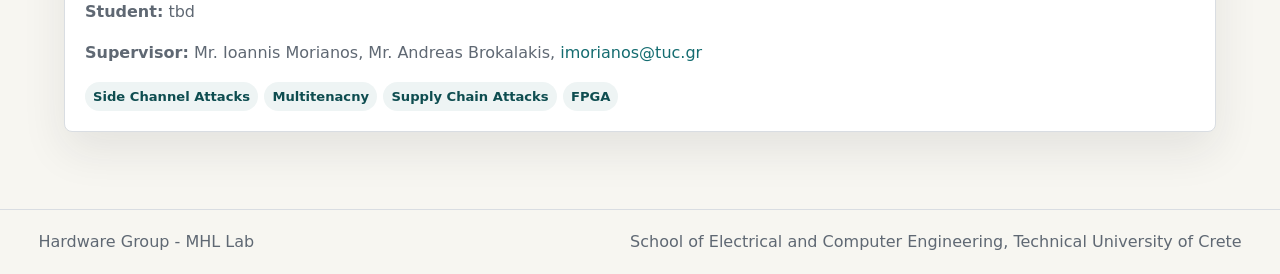
<file: ongoing-theses.html>
<!doctype html>
<html lang="en">
  <head>
    <meta charset="utf-8">
    <meta name="viewport" content="width=device-width, initial-scale=1">
    <title>Ongoing Diploma Theses | Lab Website</title>
    <link rel="stylesheet" href="assets/styles.css">
    <script src="assets/site.js" defer></script>
  </head>
  <body data-page="ongoing-theses">
    <header class="site-header">
      <a class="brand" href="index.html"><span class="brand-mark">MHL</span><span><strong>Microprocessor and Hardware Laboratory</strong><small>School of Electrical and Computer Engineering / Technical University of Crete</small></span></a>
      <button class="nav-toggle" type="button" aria-label="Toggle navigation" aria-expanded="false">Menu</button>
      <nav class="site-nav" aria-label="Primary navigation">
        <a href="index.html">Home</a><a href="members.html">Members</a><a href="available-theses.html">Available Theses</a><a href="ongoing-theses.html">Ongoing Theses</a><a href="publications.html">Publications</a><a href="equipment.html">Equipment</a>
      </nav>
    </header>
    <main class="page">
      <section class="page-heading">
        <p class="eyebrow">Students</p>
        <h1>Diploma Theses Under Development</h1>
        <p>Current thesis work with student, supervisor, and a short summary. Titles are subject to change and the description can be dynamic, to reflect the actual course of work as it evolves through the process of research and development on the current subjects.</p>
      </section>
      <section id="ongoing-theses-list" class="stack" aria-live="polite"></section>
    </main>
    <footer class="site-footer"><span>Hardware Group - MHL Lab</span><span>School of Electrical and Computer Engineering, Technical University of Crete</span></footer>
  </body>
</html>
</file>
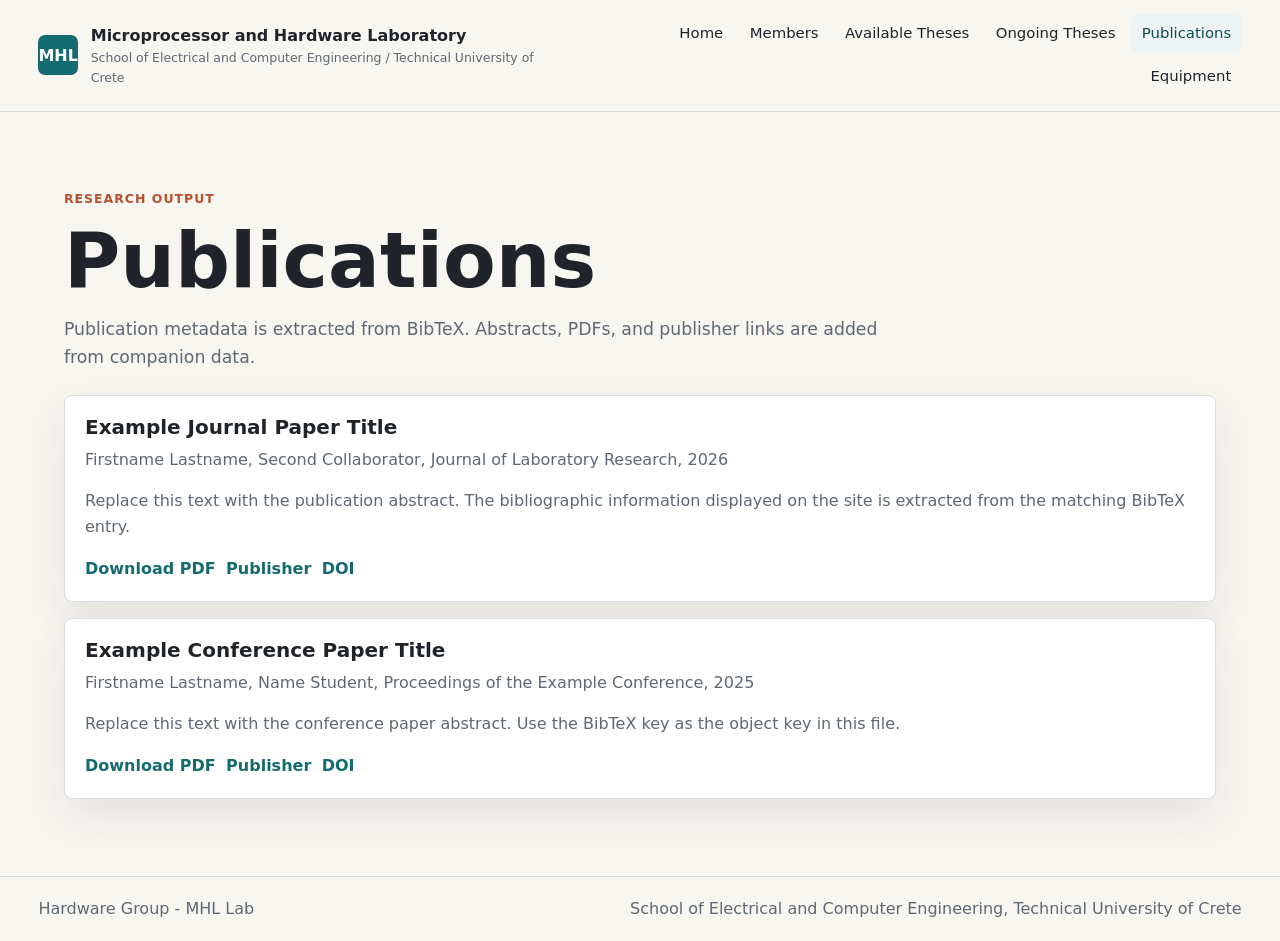
<file: publications.html>
<!doctype html>
<html lang="en">
  <head>
    <meta charset="utf-8">
    <meta name="viewport" content="width=device-width, initial-scale=1">
    <title>Publications | Lab Website</title>
    <link rel="stylesheet" href="assets/styles.css">
    <script src="assets/site.js" defer></script>
  </head>
  <body data-page="publications">
    <header class="site-header">
      <a class="brand" href="index.html"><span class="brand-mark">MHL</span><span><strong>Microprocessor and Hardware Laboratory</strong><small>School of Electrical and Computer Engineering / Technical University of Crete</small></span></a>
      <button class="nav-toggle" type="button" aria-label="Toggle navigation" aria-expanded="false">Menu</button>
      <nav class="site-nav" aria-label="Primary navigation">
        <a href="index.html">Home</a><a href="members.html">Members</a><a href="available-theses.html">Available Theses</a><a href="ongoing-theses.html">Ongoing Theses</a><a href="publications.html">Publications</a><a href="equipment.html">Equipment</a>
      </nav>
    </header>
    <main class="page">
      <section class="page-heading">
        <p class="eyebrow">Research Output</p>
        <h1>Publications</h1>
        <p>Publication metadata is extracted from BibTeX. Abstracts, PDFs, and publisher links are added from companion data.</p>
      </section>
      <section id="publications-list" class="stack" aria-live="polite"></section>
    </main>
    <footer class="site-footer"><span>Hardware Group - MHL Lab</span><span>School of Electrical and Computer Engineering, Technical University of Crete</span></footer>
  </body>
</html>
</file>
<file: assets/styles.css>
:root {
  --bg: #f7f6f1;
  --surface: #ffffff;
  --ink: #20242a;
  --muted: #5f6873;
  --line: #d9dde2;
  --accent: #146c70;
  --accent-dark: #0e4d50;
  --warm: #b94f2b;
  --soft: #eef4f4;
  --shadow: 0 18px 45px rgba(32, 36, 42, 0.09);
}

* {
  box-sizing: border-box;
}

body {
  margin: 0;
  color: var(--ink);
  background: var(--bg);
  font-family: Inter, ui-sans-serif, system-ui, -apple-system, BlinkMacSystemFont, "Segoe UI", sans-serif;
  line-height: 1.6;
}

a {
  color: var(--accent);
  text-decoration: none;
}

a:hover {
  color: var(--accent-dark);
}

.site-header {
  position: sticky;
  top: 0;
  z-index: 20;
  display: flex;
  align-items: center;
  justify-content: space-between;
  gap: 1rem;
  padding: 0.9rem clamp(1rem, 3vw, 2.5rem);
  background: rgba(247, 246, 241, 0.94);
  border-bottom: 1px solid var(--line);
  backdrop-filter: blur(12px);
}

.brand {
  display: inline-flex;
  align-items: center;
  gap: 0.8rem;
  min-width: 15rem;
  color: var(--ink);
}

.brand-mark {
  display: grid;
  width: 2.5rem;
  height: 2.5rem;
  place-items: center;
  color: #fff;
  font-weight: 800;
  background: var(--accent);
  border-radius: 0.45rem;
}

.brand strong,
.brand small {
  display: block;
}

.brand small {
  color: var(--muted);
  font-size: 0.78rem;
}

.site-nav {
  display: flex;
  flex-wrap: wrap;
  justify-content: flex-end;
  gap: 0.35rem;
}

.site-nav a {
  padding: 0.45rem 0.65rem;
  color: var(--ink);
  border-radius: 0.4rem;
  font-size: 0.93rem;
}

.site-nav a:hover,
.site-nav a[aria-current="page"] {
  color: var(--accent-dark);
  background: var(--soft);
}

.nav-toggle {
  display: none;
  border: 1px solid var(--line);
  color: var(--ink);
  background: var(--surface);
  border-radius: 0.4rem;
  padding: 0.45rem 0.7rem;
}

.hero {
  min-height: calc(100vh - 5rem);
  display: grid;
  align-items: end;
  padding: clamp(5rem, 11vw, 8rem) clamp(1rem, 5vw, 5rem) clamp(3rem, 7vw, 5rem);
  color: #fff;
  background:
    linear-gradient(90deg, rgba(10, 30, 34, 0.88), rgba(10, 30, 34, 0.46)),
    url("images/lab-hero.svg") center / cover;
}

.hero-content {
  max-width: 48rem;
}

.eyebrow {
  margin: 0 0 0.6rem;
  color: var(--warm);
  font-size: 0.78rem;
  font-weight: 800;
  letter-spacing: 0.08em;
  text-transform: uppercase;
}

.hero .eyebrow {
  color: #f7c59b;
}

h1,
h2,
h3 {
  margin: 0;
  line-height: 1.12;
}

h1 {
  font-size: clamp(2.6rem, 6vw, 5.8rem);
}

h2 {
  font-size: clamp(1.8rem, 3vw, 2.8rem);
}

h3 {
  font-size: 1.2rem;
}

.lead {
  max-width: 42rem;
  margin: 1rem 0 0;
  font-size: clamp(1.1rem, 2vw, 1.35rem);
}

.hero-actions {
  display: flex;
  flex-wrap: wrap;
  gap: 0.75rem;
  margin-top: 1.5rem;
}

.button {
  display: inline-flex;
  align-items: center;
  justify-content: center;
  min-height: 2.75rem;
  padding: 0.65rem 1rem;
  color: #fff;
  background: var(--accent);
  border: 1px solid var(--accent);
  border-radius: 0.45rem;
  font-weight: 700;
}

.button:hover {
  color: #fff;
  background: var(--accent-dark);
}

.button.secondary {
  color: #fff;
  background: rgba(255, 255, 255, 0.12);
  border-color: rgba(255, 255, 255, 0.65);
}

.section,
.page {
  padding: clamp(2.5rem, 6vw, 5rem) clamp(1rem, 5vw, 5rem);
}

.section-heading,
.page-heading {
  max-width: 52rem;
  margin-bottom: 1.5rem;
}

.page-heading p:not(.eyebrow) {
  margin: 0.75rem 0 0;
  color: var(--muted);
  font-size: 1.08rem;
}

.two-column {
  display: grid;
  grid-template-columns: repeat(2, minmax(0, 1fr));
  gap: clamp(1.25rem, 4vw, 3rem);
  max-width: 70rem;
}

.muted {
  background: var(--soft);
}

.stat-grid,
.card-grid {
  display: grid;
  grid-template-columns: repeat(3, minmax(0, 1fr));
  gap: 1rem;
}

.member-sections,
.equipment-sections {
  display: grid;
  gap: clamp(1.75rem, 4vw, 3rem);
}

.member-group,
.content-group {
  display: grid;
  gap: 1rem;
}

.member-group-heading,
.content-group-heading {
  display: flex;
  align-items: end;
  justify-content: space-between;
  gap: 1rem;
  padding-bottom: 0.65rem;
  border-bottom: 1px solid var(--line);
}

.member-group-heading h2,
.content-group-heading h2 {
  font-size: clamp(1.35rem, 2.4vw, 2rem);
}

.member-group-heading span,
.content-group-heading span {
  color: var(--muted);
  font-size: 0.94rem;
}

.stat-grid article,
.card,
.thesis,
.publication {
  background: var(--surface);
  border: 1px solid var(--line);
  border-radius: 0.5rem;
  box-shadow: var(--shadow);
}

.stat-grid article {
  padding: 1.25rem;
}

.stat-grid strong {
  display: block;
  margin-bottom: 0.35rem;
  font-size: 1.2rem;
}

.stat-grid span,
.meta,
.contact,
.publication-details,
.card p,
.thesis p,
.publication p {
  color: var(--muted);
}

.card {
  padding: 1.2rem;
}

.card h2,
.thesis h2,
.publication h2 {
  font-size: 1.25rem;
}

.role {
  margin: 0.15rem 0 0.8rem;
  color: var(--warm);
  font-weight: 700;
}

.contact {
  display: grid;
  gap: 0.25rem;
  margin: 0.9rem 0;
  font-size: 0.94rem;
}

.tag-list {
  display: flex;
  flex-wrap: wrap;
  gap: 0.4rem;
  margin-top: 0.85rem;
}

.tag {
  padding: 0.25rem 0.5rem;
  color: var(--accent-dark);
  background: var(--soft);
  border-radius: 999px;
  font-size: 0.82rem;
  font-weight: 700;
}

.feature-list {
  display: grid;
  gap: 0.4rem;
  margin: 0.95rem 0 0;
  padding-left: 1.1rem;
  color: var(--muted);
}

.feature-list li::marker {
  color: var(--accent);
}

.stack {
  display: grid;
  gap: 1rem;
  max-width: 75rem;
}

.thesis,
.publication {
  padding: 1.25rem;
}

.record-header {
  display: flex;
  justify-content: space-between;
  gap: 1rem;
  align-items: flex-start;
}

.status {
  flex: 0 0 auto;
  padding: 0.2rem 0.5rem;
  color: var(--accent-dark);
  background: var(--soft);
  border-radius: 999px;
  font-size: 0.78rem;
  font-weight: 800;
}

.publication-details {
  margin: 0.5rem 0;
}

.link-row {
  display: flex;
  flex-wrap: wrap;
  gap: 0.65rem;
  margin-top: 0.9rem;
}

.link-row a {
  font-weight: 800;
}

.site-footer {
  display: flex;
  justify-content: space-between;
  gap: 1rem;
  padding: 1.2rem clamp(1rem, 3vw, 2.5rem);
  color: var(--muted);
  border-top: 1px solid var(--line);
}

.notice {
  padding: 1rem;
  color: var(--muted);
  background: var(--surface);
  border: 1px dashed var(--line);
  border-radius: 0.5rem;
}

@media (max-width: 860px) {
  .site-header {
    align-items: flex-start;
  }

  .nav-toggle {
    display: inline-flex;
  }

  .site-nav {
    display: none;
    position: absolute;
    top: 4.5rem;
    left: 1rem;
    right: 1rem;
    flex-direction: column;
    padding: 0.75rem;
    background: var(--surface);
    border: 1px solid var(--line);
    border-radius: 0.5rem;
    box-shadow: var(--shadow);
  }

  .site-nav.is-open {
    display: flex;
  }

  .two-column,
  .stat-grid,
  .card-grid {
    grid-template-columns: 1fr;
  }

  .member-group-heading,
  .content-group-heading {
    align-items: flex-start;
    flex-direction: column;
  }

  .hero {
    min-height: 34rem;
  }

  .record-header,
  .site-footer {
    flex-direction: column;
  }
}
</file>
